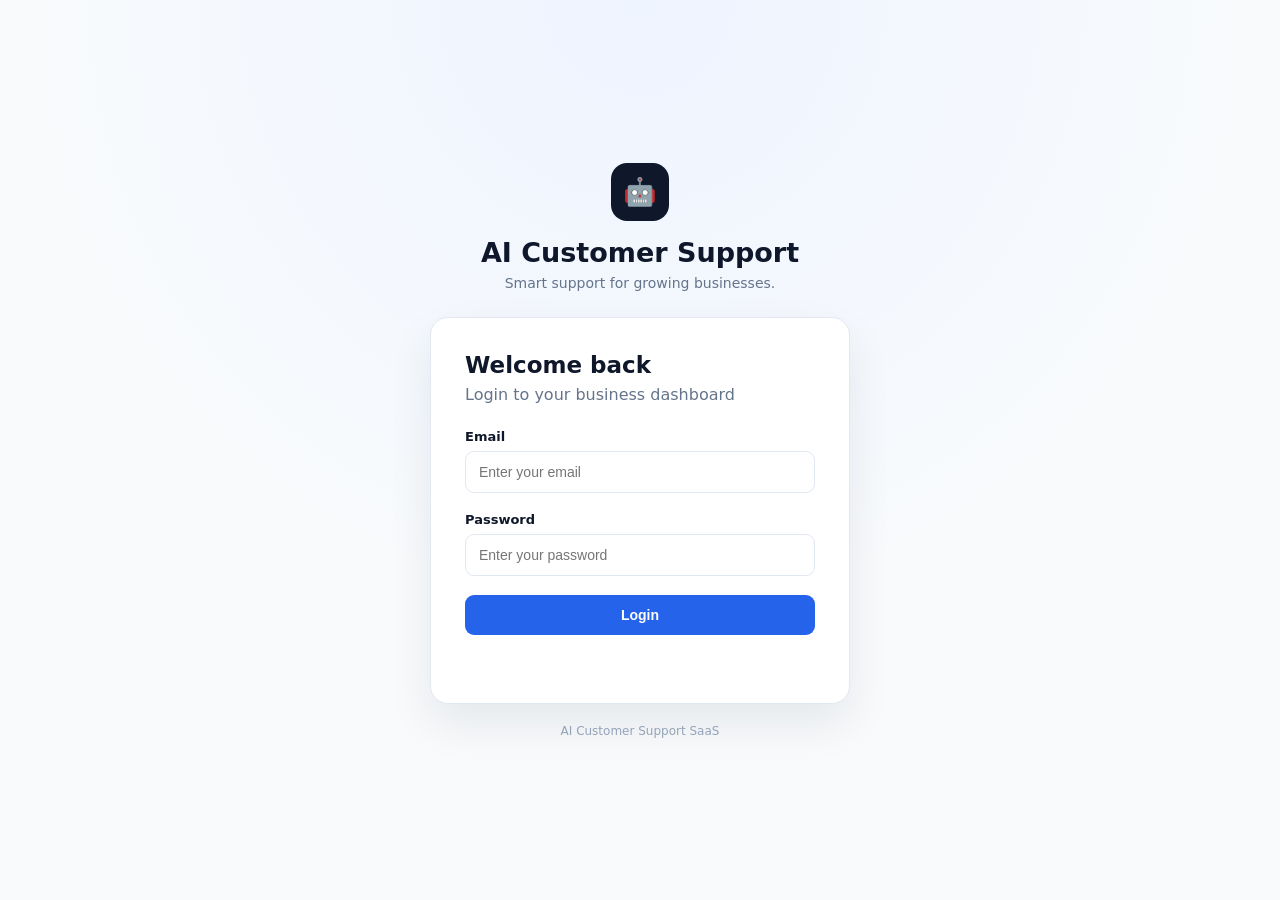
<file: frontend/index.html>
<!DOCTYPE html>
<html lang="en">
<head>
    <meta charset="UTF-8">
    <meta name="viewport" content="width=device-width, initial-scale=1.0">
    <title>AI Customer Support SaaS</title>
    <meta http-equiv="refresh" content="0; url=login.html">
</head>
<body>
    <p>Redirecting to login...</p>
    <a href="login.html">Click here to login</a>
</body>
</html>
</file>
<file: frontend/css/style.css>
/* =====================================================
   GLOBAL
===================================================== */

* {
    margin: 0;
    padding: 0;
    box-sizing: border-box;
}

:root {
    --primary: #2563eb;
    --primary-dark: #1d4ed8;

    --sidebar: #0b1220;
    --sidebar-hover: #151f33;

    --background: #f8fafc;
    --card: #ffffff;

    --text: #0f172a;
    --muted: #64748b;
    --subtle: #94a3b8;

    --border: #e2e8f0;

    --radius: 14px;
}

body {
    font-family:
        Inter,
        ui-sans-serif,
        system-ui,
        -apple-system,
        BlinkMacSystemFont,
        "Segoe UI",
        sans-serif;

    background: var(--background);
    color: var(--text);
}


/* =====================================================
   LOGIN
===================================================== */

.auth-page {
    min-height: 100vh;

    display: flex;
    justify-content: center;
    align-items: center;

    padding: 24px;

    background:
        radial-gradient(
            circle at top,
            #eef4ff,
            #f8fafc 55%
        );
}

.auth-container {
    width: 100%;
    max-width: 420px;
    text-align: center;
}

.auth-brand {
    margin-bottom: 26px;
}

.brand-icon {
    width: 58px;
    height: 58px;

    margin: 0 auto 16px;

    display: flex;
    align-items: center;
    justify-content: center;

    background: var(--text);
    border-radius: 16px;

    font-size: 27px;
}

.auth-brand h1 {
    font-size: 27px;
    margin-bottom: 7px;
}

.auth-brand p {
    color: var(--muted);
    font-size: 14px;
}

.auth-card {
    background: white;

    padding: 34px;

    border: 1px solid var(--border);
    border-radius: 18px;

    box-shadow:
        0 20px 45px rgba(15, 23, 42, 0.08);

    text-align: left;
}

.auth-card h2 {
    font-size: 23px;
    margin-bottom: 7px;
}

.auth-subtitle {
    color: var(--muted);
    margin-bottom: 25px;
}

.form-group {
    margin-bottom: 19px;
}

.form-group label {
    display: block;

    margin-bottom: 7px;

    font-size: 13px;
    font-weight: 600;
}

.form-group input {
    width: 100%;

    padding: 12px 13px;

    border: 1px solid var(--border);
    border-radius: 9px;

    font-size: 14px;

    outline: none;

    transition: 0.2s;
}

.form-group input:focus {
    border-color: var(--primary);

    box-shadow:
        0 0 0 3px rgba(37, 99, 235, 0.1);
}

#loginButton {
    width: 100%;

    padding: 12px;

    border: none;
    border-radius: 9px;

    background: var(--primary);
    color: white;

    font-size: 14px;
    font-weight: 600;

    cursor: pointer;

    transition: 0.2s;
}

#loginButton:hover {
    background: var(--primary-dark);
}

.login-message {
    min-height: 20px;

    margin-top: 14px;

    text-align: center;

    font-size: 13px;
}

.auth-footer {
    margin-top: 20px;

    color: var(--subtle);

    font-size: 12px;
}


/* =====================================================
   DASHBOARD LAYOUT
===================================================== */

.dashboard-page {
    min-height: 100vh;
    background: var(--background);
}

.dashboard-layout {
    min-height: 100vh;
}


/* =====================================================
   SIDEBAR
===================================================== */

.sidebar {
    width: 248px;

    position: fixed;

    top: 0;
    left: 0;
    bottom: 0;

    display: flex;
    flex-direction: column;

    padding: 22px 14px;

    background: var(--sidebar);
    color: white;

    border-right: 1px solid #1e293b;

    z-index: 20;
}

.sidebar-brand {
    display: flex;

    align-items: center;

    gap: 11px;

    padding: 3px 10px 30px;
}

.brand-mark {
    width: 39px;
    height: 39px;

    display: flex;
    align-items: center;
    justify-content: center;

    background: #2563eb;

    border-radius: 11px;

    color: white;
}

.brand-mark svg {
    width: 21px;
    height: 21px;
}

.brand-text strong {
    display: block;

    font-size: 15px;
    letter-spacing: -0.2px;
}

.brand-text span {
    display: block;

    margin-top: 2px;

    color: #7f8da3;

    font-size: 10px;
}


.sidebar-section {
    margin-bottom: 24px;
}

.sidebar-label {
    display: block;

    padding: 0 11px 8px;

    color: #64748b;

    font-size: 9px;
    font-weight: 700;

    letter-spacing: 0.12em;
}

.sidebar-nav {
    display: flex;
    flex-direction: column;

    gap: 3px;
}

.nav-item {
    display: flex;
    align-items: center;

    gap: 11px;

    padding: 10px 11px;

    color: #aab6c8;

    text-decoration: none;

    border-radius: 8px;

    font-size: 12px;
    font-weight: 500;

    transition:
        background 0.18s,
        color 0.18s;
}

.nav-item:hover {
    background: var(--sidebar-hover);
    color: white;
}

.nav-item.active {
    background: #2563eb;
    color: white;

    box-shadow:
        0 5px 14px rgba(37, 99, 235, 0.22);
}

.nav-icon {
    width: 18px;

    display: flex;
    justify-content: center;

    color: currentColor;

    font-size: 16px;
}

.sidebar-settings {
    margin-top: 4px;
}

.sidebar-footer {
    margin-top: auto;
}

.workspace-mini {
    display: flex;

    align-items: center;

    gap: 9px;

    padding: 11px;

    margin-bottom: 10px;

    border: 1px solid #1e293b;

    border-radius: 10px;
}

.workspace-avatar {
    width: 31px;
    height: 31px;

    display: flex;
    align-items: center;
    justify-content: center;

    background: #1e40af;

    border-radius: 8px;

    font-size: 12px;
    font-weight: 700;
}

.workspace-mini strong {
    display: block;

    font-size: 11px;

    color: #e2e8f0;
}

.workspace-mini span {
    display: block;

    margin-top: 2px;

    color: #64748b;

    font-size: 9px;
}

.logout-button {
    width: 100%;

    display: flex;
    align-items: center;
    justify-content: center;

    gap: 8px;

    padding: 9px;

    background: transparent;

    border: 1px solid #263449;
    border-radius: 8px;

    color: #94a3b8;

    font-size: 11px;

    cursor: pointer;

    transition: 0.2s;
}

.logout-button:hover {
    background: #151f33;
    color: white;
}


/* =====================================================
   MAIN
===================================================== */

.main-content {
    min-height: 100vh;

    margin-left: 248px;
}


/* =====================================================
   TOPBAR
===================================================== */

.topbar {
    height: 67px;

    display: flex;
    align-items: center;
    justify-content: space-between;

    padding: 0 34px;

    background: white;

    border-bottom: 1px solid var(--border);
}

.breadcrumb {
    display: flex;
    align-items: center;

    gap: 8px;

    color: #94a3b8;

    font-size: 11px;
}

.breadcrumb strong {
    color: #334155;
}

.topbar-right {
    display: flex;
    align-items: center;

    gap: 18px;
}

.icon-button {
    position: relative;

    width: 33px;
    height: 33px;

    border: 1px solid var(--border);
    border-radius: 8px;

    background: white;

    color: #64748b;

    cursor: pointer;
}

.icon-button i {
    position: absolute;

    top: 7px;
    right: 7px;

    width: 5px;
    height: 5px;

    background: #ef4444;

    border-radius: 50%;
}

.user-menu {
    display: flex;
    align-items: center;

    gap: 9px;
}

.user-avatar {
    width: 34px;
    height: 34px;

    display: flex;
    align-items: center;
    justify-content: center;

    background: #eff6ff;

    color: #2563eb;

    border: 1px solid #dbeafe;

    border-radius: 50%;

    font-size: 12px;
    font-weight: 700;
}

.user-details strong {
    display: block;

    font-size: 11px;
}

.user-details span {
    display: block;

    margin-top: 2px;

    color: #94a3b8;

    font-size: 9px;

    text-transform: capitalize;
}


/* =====================================================
   PAGE CONTENT
===================================================== */

.dashboard-content {
    max-width: 1450px;

    padding: 34px;
}

.page-heading {
    display: flex;
    align-items: flex-start;
    justify-content: space-between;

    margin-bottom: 28px;
}

.eyebrow {
    display: block;

    margin-bottom: 8px;

    color: var(--primary);

    font-size: 9px;
    font-weight: 700;

    letter-spacing: 0.12em;
}

.page-heading h1 {
    font-size: 26px;

    letter-spacing: -0.6px;
}

.page-heading p {
    margin-top: 6px;

    color: var(--muted);

    font-size: 12px;
}

.plan-pill {
    padding: 7px 11px;

    background: #eff6ff;

    color: #2563eb;

    border: 1px solid #dbeafe;

    border-radius: 20px;

    font-size: 9px;
    font-weight: 700;

    letter-spacing: 0.05em;
}


/* =====================================================
   STAT CARDS
===================================================== */

.stats-grid {
    display: grid;

    grid-template-columns:
        repeat(4, minmax(0, 1fr));

    gap: 16px;

    margin-bottom: 35px;
}

.stat-card {
    padding: 19px;

    background: white;

    border: 1px solid var(--border);

    border-radius: var(--radius);

    transition:
        transform 0.2s,
        box-shadow 0.2s;
}

.stat-card:hover {
    transform: translateY(-2px);

    box-shadow:
        0 10px 25px rgba(15, 23, 42, 0.06);
}

.stat-top {
    display: flex;

    align-items: center;
    justify-content: space-between;
}

.stat-label {
    color: #64748b;

    font-size: 11px;
    font-weight: 500;
}

.stat-icon {
    width: 31px;
    height: 31px;

    display: flex;
    align-items: center;
    justify-content: center;

    border-radius: 8px;

    font-size: 15px;
}

.stat-icon.blue {
    background: #eff6ff;
    color: #2563eb;
}

.stat-icon.purple {
    background: #f5f3ff;
    color: #7c3aed;
}

.stat-icon.orange {
    background: #fff7ed;
    color: #ea580c;
}

.stat-icon.green {
    background: #ecfdf5;
    color: #059669;
}

.stat-value-row {
    display: flex;

    align-items: baseline;

    gap: 5px;

    margin-top: 17px;
}

.stat-value-row h2 {
    font-size: 25px;

    letter-spacing: -0.7px;
}

.stat-value-row span {
    color: #94a3b8;

    font-size: 10px;
}

.stat-description {
    margin-top: 5px;

    color: #94a3b8;

    font-size: 10px;
}


/* =====================================================
   SECTION HEADINGS
===================================================== */

.section-heading {
    margin-bottom: 13px;
}

.section-heading h2 {
    font-size: 15px;

    letter-spacing: -0.2px;
}

.section-heading p {
    margin-top: 3px;

    color: #94a3b8;

    font-size: 10px;
}


/* =====================================================
   USAGE
===================================================== */

.usage-grid {
    display: grid;

    grid-template-columns: 1fr 1fr;

    gap: 16px;

    margin-bottom: 31px;
}

.panel {
    padding: 20px;

    background: white;

    border: 1px solid var(--border);

    border-radius: var(--radius);
}

.panel-header {
    display: flex;

    justify-content: space-between;

    align-items: center;

    margin-bottom: 19px;
}

.panel-header h3 {
    font-size: 13px;
}

.panel-header p {
    margin-top: 4px;

    color: #94a3b8;

    font-size: 10px;
}

.panel-header strong {
    color: var(--primary);

    font-size: 12px;
}

.usage-track {
    height: 7px;

    overflow: hidden;

    background: #e8edf3;

    border-radius: 20px;
}

.usage-fill {
    height: 100%;

    width: 0%;

    border-radius: 20px;

    transition: width 0.5s ease;
}

.blue-fill {
    background: #2563eb;
}

.purple-fill {
    background: #7c3aed;
}


/* =====================================================
   ACCOUNT
===================================================== */

.account-heading {
    margin-bottom: 13px;
}

.account-panel {
    display: grid;

    grid-template-columns:
        repeat(3, 1fr);

    gap: 25px;

    margin-bottom: 20px;
}

.account-item span {
    display: block;

    margin-bottom: 6px;

    color: #94a3b8;

    font-size: 9px;

    text-transform: uppercase;

    letter-spacing: 0.06em;
}

.account-item strong {
    font-size: 12px;

    font-weight: 600;

    word-break: break-word;
}

.dashboard-message {
    padding: 10px;

    text-align: center;

    color: #64748b;

    font-size: 11px;
}


/* =====================================================
   RESPONSIVE
===================================================== */

@media (max-width: 1100px) {

    .stats-grid {
        grid-template-columns: repeat(2, 1fr);
    }

}

@media (max-width: 800px) {

    .sidebar {
        width: 68px;

        padding: 18px 9px;
    }

    .sidebar-brand {
        justify-content: center;

        padding-left: 0;
        padding-right: 0;
    }

    .brand-text,
    .sidebar-label,
    .nav-item span:last-child,
    .workspace-mini {
        display: none;
    }

    .sidebar-brand {
        margin-bottom: 20px;
    }

    .nav-item {
        justify-content: center;
    }

    .main-content {
        margin-left: 68px;
    }

    .dashboard-content {
        padding: 25px;
    }

    .usage-grid {
        grid-template-columns: 1fr;
    }

    .account-panel {
        grid-template-columns: 1fr;
    }

}

@media (max-width: 550px) {

    .topbar {
        padding: 0 18px;
    }

    .breadcrumb {
        display: none;
    }

    .dashboard-content {
        padding: 20px 15px;
    }

    .stats-grid {
        grid-template-columns: 1fr;
    }

    .page-heading {
        flex-direction: column;

        gap: 15px;
    }

}
/* =====================================================
   CUSTOMERS
===================================================== */

.customers-page {
    max-width: 1450px;
}

.customers-header {
    display: flex;
    align-items: flex-end;
    justify-content: space-between;
    margin-bottom: 25px;
}

.customers-header h1 {
    font-size: 27px;
    letter-spacing: -0.6px;
}

.customers-header p {
    margin-top: 6px;
    color: var(--muted);
    font-size: 12px;
}

.primary-button {
    display: inline-flex;
    align-items: center;
    justify-content: center;
    gap: 7px;

    padding: 10px 15px;

    border: none;
    border-radius: 9px;

    background: var(--primary);
    color: white;

    font-size: 11px;
    font-weight: 600;

    cursor: pointer;

    transition: 0.2s;
}

.primary-button:hover {
    background: var(--primary-dark);
}

.primary-button:disabled {
    opacity: 0.6;
    cursor: not-allowed;
}

.customer-summary {
    display: flex;
    align-items: center;
    gap: 45px;

    padding: 17px 20px;

    margin-bottom: 16px;

    background: white;

    border: 1px solid var(--border);
    border-radius: var(--radius);
}

.customer-summary span {
    display: block;

    color: #94a3b8;

    font-size: 9px;
    text-transform: uppercase;
    letter-spacing: 0.05em;
}

.customer-summary strong {
    display: block;

    margin-top: 5px;

    font-size: 18px;
}

.customer-panel {
    background: white;

    border: 1px solid var(--border);
    border-radius: var(--radius);

    overflow: hidden;
}

.customer-toolbar {
    display: flex;
    justify-content: space-between;

    padding: 15px;

    border-bottom: 1px solid var(--border);
}

.customer-search {
    width: 330px;

    display: flex;
    align-items: center;

    gap: 8px;

    padding: 9px 12px;

    border: 1px solid var(--border);
    border-radius: 8px;

    color: #94a3b8;
}

.customer-search input {
    width: 100%;

    border: none;
    outline: none;

    color: var(--text);

    font-size: 11px;
}

.customer-search input::placeholder {
    color: #94a3b8;
}

.table-wrapper {
    overflow-x: auto;
}

.customer-table {
    width: 100%;

    border-collapse: collapse;
}

.customer-table th {
    padding: 12px 18px;

    background: #f8fafc;

    color: #64748b;

    font-size: 9px;
    font-weight: 700;

    text-align: left;
    text-transform: uppercase;

    letter-spacing: 0.05em;
}

.customer-table td {
    padding: 14px 18px;

    border-top: 1px solid #f1f5f9;

    color: #475569;

    font-size: 11px;
}

.customer-table tbody tr:hover {
    background: #fafcff;
}

.customer-name {
    display: flex;
    align-items: center;
    gap: 10px;
}

.customer-avatar {
    width: 32px;
    height: 32px;

    display: flex;
    align-items: center;
    justify-content: center;

    background: #eff6ff;

    color: #2563eb;

    border-radius: 9px;

    font-size: 11px;
    font-weight: 700;
}

.customer-name strong {
    display: block;

    color: #0f172a;

    font-size: 11px;
}

.customer-name span {
    display: block;

    margin-top: 2px;

    color: #94a3b8;

    font-size: 9px;
}

.customer-id {
    padding: 4px 7px;

    background: #f8fafc;

    border: 1px solid var(--border);

    border-radius: 6px;

    color: #64748b;

    font-size: 9px;
}

.view-customer {
    padding: 6px 10px;

    background: white;

    border: 1px solid var(--border);
    border-radius: 6px;

    color: #475569;

    font-size: 10px;

    cursor: pointer;
}

.view-customer:hover {
    background: #f8fafc;
    color: var(--primary);
}

.loading-cell {
    text-align: center !important;

    padding: 35px !important;

    color: #94a3b8 !important;
}

.empty-state {
    padding: 55px 20px;

    text-align: center;
}

.empty-icon {
    width: 45px;
    height: 45px;

    margin: 0 auto 12px;

    display: flex;
    align-items: center;
    justify-content: center;

    background: #eff6ff;

    color: #2563eb;

    border-radius: 12px;

    font-size: 20px;
}

.empty-state h3 {
    font-size: 14px;
}

.empty-state p {
    max-width: 360px;

    margin: 6px auto 0;

    color: #94a3b8;

    font-size: 10px;
    line-height: 1.6;
}

.customer-message {
    padding: 10px 15px;

    font-size: 10px;

    min-height: 10px;
}

.customer-message.success {
    color: #059669;
}

.customer-message.error {
    color: #dc2626;
}


/* =====================================================
   CUSTOMER MODAL
===================================================== */

.modal-overlay {
    position: fixed;

    inset: 0;

    display: none;
    align-items: center;
    justify-content: center;

    padding: 20px;

    background: rgba(15, 23, 42, 0.45);

    backdrop-filter: blur(4px);

    z-index: 100;
}

.modal-overlay.show {
    display: flex;
}

.customer-modal {
    width: 100%;
    max-width: 430px;

    padding: 25px;

    background: white;

    border: 1px solid var(--border);

    border-radius: 16px;

    box-shadow:
        0 25px 60px rgba(15, 23, 42, 0.18);
}

.modal-header {
    display: flex;
    justify-content: space-between;

    margin-bottom: 23px;
}

.modal-header h2 {
    font-size: 19px;
}

.modal-header p {
    margin-top: 4px;

    color: #94a3b8;

    font-size: 10px;
}

.modal-close {
    width: 30px;
    height: 30px;

    border: none;

    background: #f8fafc;

    border-radius: 7px;

    color: #64748b;

    font-size: 20px;

    cursor: pointer;
}

.customer-form-group {
    margin-bottom: 16px;
}

.customer-form-group label {
    display: block;

    margin-bottom: 6px;

    color: #334155;

    font-size: 10px;
    font-weight: 600;
}

.customer-form-group input {
    width: 100%;

    padding: 10px 11px;

    border: 1px solid var(--border);

    border-radius: 8px;

    outline: none;

    font-size: 11px;
}

.customer-form-group input:focus {
    border-color: var(--primary);

    box-shadow:
        0 0 0 3px rgba(37, 99, 235, 0.08);
}

.form-message {
    min-height: 17px;

    margin-bottom: 5px;

    color: #dc2626;

    font-size: 10px;
}

.modal-actions {
    display: flex;
    justify-content: flex-end;

    gap: 8px;

    margin-top: 18px;
}

.secondary-button {
    padding: 10px 14px;

    background: white;

    border: 1px solid var(--border);
    border-radius: 8px;

    color: #475569;

    font-size: 11px;

    cursor: pointer;
}

.secondary-button:hover {
    background: #f8fafc;
}
/* =====================================================
   CUSTOMER DETAILS DRAWER
===================================================== */

.customer-drawer-overlay {
    position: fixed;

    inset: 0;

    display: none;

    background: rgba(15, 23, 42, 0.35);

    backdrop-filter: blur(3px);

    z-index: 150;
}

.customer-drawer-overlay.show {
    display: flex;

    justify-content: flex-end;
}


.customer-drawer {
    width: min(470px, 92vw);

    height: 100vh;

    overflow-y: auto;

    padding: 28px;

    background: white;

    border-left: 1px solid var(--border);

    box-shadow:
        -15px 0 40px rgba(15, 23, 42, 0.12);

    animation: drawerSlideIn 0.22s ease;
}


@keyframes drawerSlideIn {

    from {
        transform: translateX(100%);
    }

    to {
        transform: translateX(0);
    }

}


.drawer-header {

    display: flex;

    align-items: flex-start;

    justify-content: space-between;

    padding-bottom: 22px;

    border-bottom: 1px solid var(--border);

}


.drawer-header h2 {
    margin-top: 2px;

    font-size: 19px;

    letter-spacing: -0.3px;
}


.drawer-profile {

    display: flex;

    align-items: center;

    gap: 13px;

    padding: 23px 0;

}


.drawer-avatar {

    width: 48px;
    height: 48px;

    display: flex;

    align-items: center;
    justify-content: center;

    background: #eff6ff;

    color: #2563eb;

    border: 1px solid #dbeafe;

    border-radius: 12px;

    font-size: 16px;

    font-weight: 700;
}


.drawer-profile h3 {

    font-size: 15px;

    letter-spacing: -0.2px;

}


.drawer-profile p {

    margin-top: 3px;

    color: #64748b;

    font-size: 10px;

}


.drawer-section {

    padding: 20px 0;

    border-top: 1px solid #f1f5f9;

}


.drawer-section-title {

    color: #64748b;

    font-size: 9px;

    font-weight: 700;

    letter-spacing: 0.08em;
}


.drawer-section-heading {

    display: flex;

    justify-content: space-between;

    align-items: center;

    margin-bottom: 13px;

}


.drawer-subtitle {

    display: block;

    margin-top: 3px;

    color: #94a3b8;

    font-size: 9px;

}


.count-badge {

    min-width: 23px;

    padding: 4px 7px;

    text-align: center;

    background: #f8fafc;

    border: 1px solid var(--border);

    border-radius: 6px;

    color: #64748b;

    font-size: 9px;

    font-weight: 600;
}


.detail-row {

    display: flex;

    justify-content: space-between;

    gap: 15px;

    padding: 10px 0;

    border-bottom: 1px solid #f8fafc;
}


.detail-row:last-child {
    border-bottom: none;
}


.detail-row span {

    color: #94a3b8;

    font-size: 10px;
}


.detail-row strong {

    max-width: 65%;

    color: #334155;

    font-size: 10px;

    font-weight: 600;

    text-align: right;

    word-break: break-word;
}


.drawer-card {

    display: flex;

    align-items: center;

    justify-content: space-between;

    gap: 12px;

    padding: 12px;

    margin-bottom: 7px;

    background: #fafcff;

    border: 1px solid #edf2f7;

    border-radius: 9px;

}


.drawer-card strong {

    display: block;

    color: #334155;

    font-size: 11px;
}


.drawer-card span:not(.status-badge) {

    display: block;

    margin-top: 3px;

    color: #94a3b8;

    font-size: 9px;
}


.status-badge {

    padding: 5px 8px;

    border-radius: 6px;

    font-size: 8px;

    font-weight: 700;

    text-transform: capitalize;
}


.status-success {

    background: #ecfdf5;

    color: #059669;
}


.status-info {

    background: #eff6ff;

    color: #2563eb;
}


.status-warning {

    background: #fff7ed;

    color: #ea580c;
}


.status-danger {

    background: #fef2f2;

    color: #dc2626;
}


.conversation-card {

    display: flex;

    align-items: center;

    gap: 10px;

    padding: 11px;

    margin-bottom: 7px;

    border: 1px solid #edf2f7;

    border-radius: 9px;

}


.conversation-icon {

    width: 30px;
    height: 30px;

    display: flex;

    align-items: center;
    justify-content: center;

    background: #f5f3ff;

    color: #7c3aed;

    border-radius: 8px;

    font-size: 13px;
}


.conversation-content strong {

    display: block;

    color: #334155;

    font-size: 10px;
}


.conversation-content span {

    display: block;

    margin-top: 3px;

    color: #94a3b8;

    font-size: 8px;
}


.drawer-loading,
.drawer-empty {

    padding: 18px;

    text-align: center;

    color: #94a3b8;

    font-size: 10px;

    background: #fafcff;

    border-radius: 8px;
}


.drawer-empty.error {

    color: #dc2626;

    background: #fef2f2;
}


.drawer-message {

    padding: 10px;

    color: #64748b;

    font-size: 10px;
}
/* =====================================================
   PRODUCTS
===================================================== */

.products-page {
    max-width: 1450px;
}

.products-header {
    display: flex;
    align-items: flex-end;
    justify-content: space-between;

    margin-bottom: 25px;
}

.products-header h1 {
    font-size: 27px;

    letter-spacing: -0.6px;
}

.products-header p {
    margin-top: 6px;

    color: var(--muted);

    font-size: 12px;
}

.product-summary {
    display: flex;
    align-items: center;

    gap: 55px;

    padding: 17px 20px;

    margin-bottom: 16px;

    background: white;

    border: 1px solid var(--border);

    border-radius: var(--radius);
}

.product-summary span {
    display: block;

    color: #94a3b8;

    font-size: 9px;

    text-transform: uppercase;

    letter-spacing: 0.05em;
}

.product-summary strong {
    display: block;

    margin-top: 5px;

    color: #0f172a;

    font-size: 18px;
}

.product-summary .summary-status {
    color: #059669;

    font-size: 13px;
}

.product-panel {
    background: white;

    border: 1px solid var(--border);

    border-radius: var(--radius);

    overflow: hidden;
}

.product-toolbar {
    display: flex;

    align-items: center;

    padding: 15px;

    border-bottom: 1px solid var(--border);
}

.product-search {
    width: 330px;

    display: flex;

    align-items: center;

    gap: 8px;

    padding: 9px 12px;

    border: 1px solid var(--border);

    border-radius: 8px;

    color: #94a3b8;
}

.product-search input {
    width: 100%;

    border: none;

    outline: none;

    color: var(--text);

    font-size: 11px;
}

.product-search input::placeholder {
    color: #94a3b8;
}

.product-table {
    width: 100%;

    border-collapse: collapse;
}

.product-table th {
    padding: 12px 18px;

    background: #f8fafc;

    color: #64748b;

    font-size: 9px;

    font-weight: 700;

    text-align: left;

    text-transform: uppercase;

    letter-spacing: 0.05em;
}

.product-table td {
    padding: 14px 18px;

    border-top: 1px solid #f1f5f9;

    color: #475569;

    font-size: 11px;
}

.product-table tbody tr {
    transition: background 0.15s;
}

.product-table tbody tr:hover {
    background: #fafcff;
}

.product-name {
    display: flex;

    align-items: center;

    gap: 10px;
}

.product-avatar {
    width: 34px;
    height: 34px;

    display: flex;

    align-items: center;

    justify-content: center;

    background: #eef4ff;

    color: #2563eb;

    border-radius: 9px;

    font-size: 11px;

    font-weight: 700;
}

.product-name strong {
    display: block;

    color: #0f172a;

    font-size: 11px;
}

.product-name span {
    display: block;

    margin-top: 2px;

    color: #94a3b8;

    font-size: 9px;
}

.product-id {
    padding: 4px 7px;

    background: #f8fafc;

    border: 1px solid var(--border);

    border-radius: 6px;

    color: #64748b;

    font-size: 9px;
}

.product-price {
    color: #0f172a;

    font-size: 11px;
}

.product-actions {
    display: flex;

    gap: 6px;
}

.edit-product,
.delete-product {
    padding: 6px 10px;

    border-radius: 6px;

    font-size: 9px;

    cursor: pointer;

    transition: 0.15s;
}

.edit-product {
    background: white;

    border: 1px solid var(--border);

    color: #475569;
}

.edit-product:hover {
    border-color: #bfdbfe;

    background: #eff6ff;

    color: #2563eb;
}

.delete-product {
    background: white;

    border: 1px solid #fee2e2;

    color: #dc2626;
}

.delete-product:hover {
    background: #fef2f2;

    border-color: #fecaca;
}

.product-empty {
    padding: 55px 20px;

    text-align: center;
}

.product-empty-icon {
    width: 45px;
    height: 45px;

    display: flex;

    align-items: center;

    justify-content: center;

    margin: 0 auto 12px;

    background: #eff6ff;

    color: #2563eb;

    border-radius: 12px;

    font-size: 20px;
}

.product-empty h3 {
    font-size: 14px;
}

.product-empty p {
    max-width: 360px;

    margin: 6px auto 0;

    color: #94a3b8;

    font-size: 10px;

    line-height: 1.6;
}

.product-message {
    min-height: 10px;

    padding: 10px 15px;

    font-size: 10px;
}

.product-message.success {
    color: #059669;
}

.product-message.error {
    color: #dc2626;
}


/* =====================================================
   PRODUCT MODAL
===================================================== */

.product-modal {
    width: 100%;

    max-width: 430px;

    padding: 25px;

    background: white;

    border: 1px solid var(--border);

    border-radius: 16px;

    box-shadow:
        0 25px 60px rgba(15, 23, 42, 0.18);
}

.product-form-group {
    margin-bottom: 17px;
}

.product-form-group label {
    display: block;

    margin-bottom: 6px;

    color: #334155;

    font-size: 10px;

    font-weight: 600;
}

.product-form-group input {
    width: 100%;

    padding: 10px 11px;

    border: 1px solid var(--border);

    border-radius: 8px;

    outline: none;

    font-size: 11px;
}

.product-form-group input:focus {
    border-color: var(--primary);

    box-shadow:
        0 0 0 3px rgba(37, 99, 235, 0.08);
}

.product-form-group small {
    display: block;

    margin-top: 5px;

    color: #94a3b8;

    font-size: 8px;
}

.price-input {
    position: relative;
}

.price-input > span {
    position: absolute;

    left: 11px;

    top: 50%;

    transform: translateY(-50%);

    color: #64748b;

    font-size: 11px;
}

.price-input input {
    padding-left: 25px;
}


/* =====================================================
   DELETE MODAL
===================================================== */

.delete-modal {
    width: 100%;

    max-width: 390px;

    padding: 28px;

    background: white;

    border-radius: 16px;

    text-align: center;

    box-shadow:
        0 25px 60px rgba(15, 23, 42, 0.18);
}

.delete-icon {
    width: 42px;
    height: 42px;

    display: flex;

    align-items: center;

    justify-content: center;

    margin: 0 auto 14px;

    background: #fef2f2;

    color: #dc2626;

    border-radius: 11px;

    font-weight: 700;
}

.delete-modal h2 {
    font-size: 18px;
}

.delete-modal p {
    margin-top: 7px;

    color: #64748b;

    font-size: 10px;

    line-height: 1.6;
}

.danger-button {
    padding: 10px 14px;

    background: #dc2626;

    border: none;

    border-radius: 8px;

    color: white;

    font-size: 11px;

    font-weight: 600;

    cursor: pointer;
}

.danger-button:hover {
    background: #b91c1c;
}

.danger-button:disabled {
    opacity: 0.6;

    cursor: not-allowed;
}
/* =====================================================
   MODAL BASE
===================================================== */

.modal-overlay {
    position: fixed;
    inset: 0;

    display: none;

    align-items: center;
    justify-content: center;

    padding: 20px;

    background: rgba(15, 23, 42, 0.42);

    backdrop-filter: blur(4px);

    z-index: 9999;
}

.modal-overlay.show {
    display: flex;
}
.modal-overlay {
    position: fixed;
    inset: 0;
    display: none;
    align-items: center;
    justify-content: center;
    padding: 20px;
    background: rgba(15, 23, 42, 0.42);
    backdrop-filter: blur(4px);
    z-index: 9999;
}

.modal-overlay.show {
    display: flex;
}
</file>
